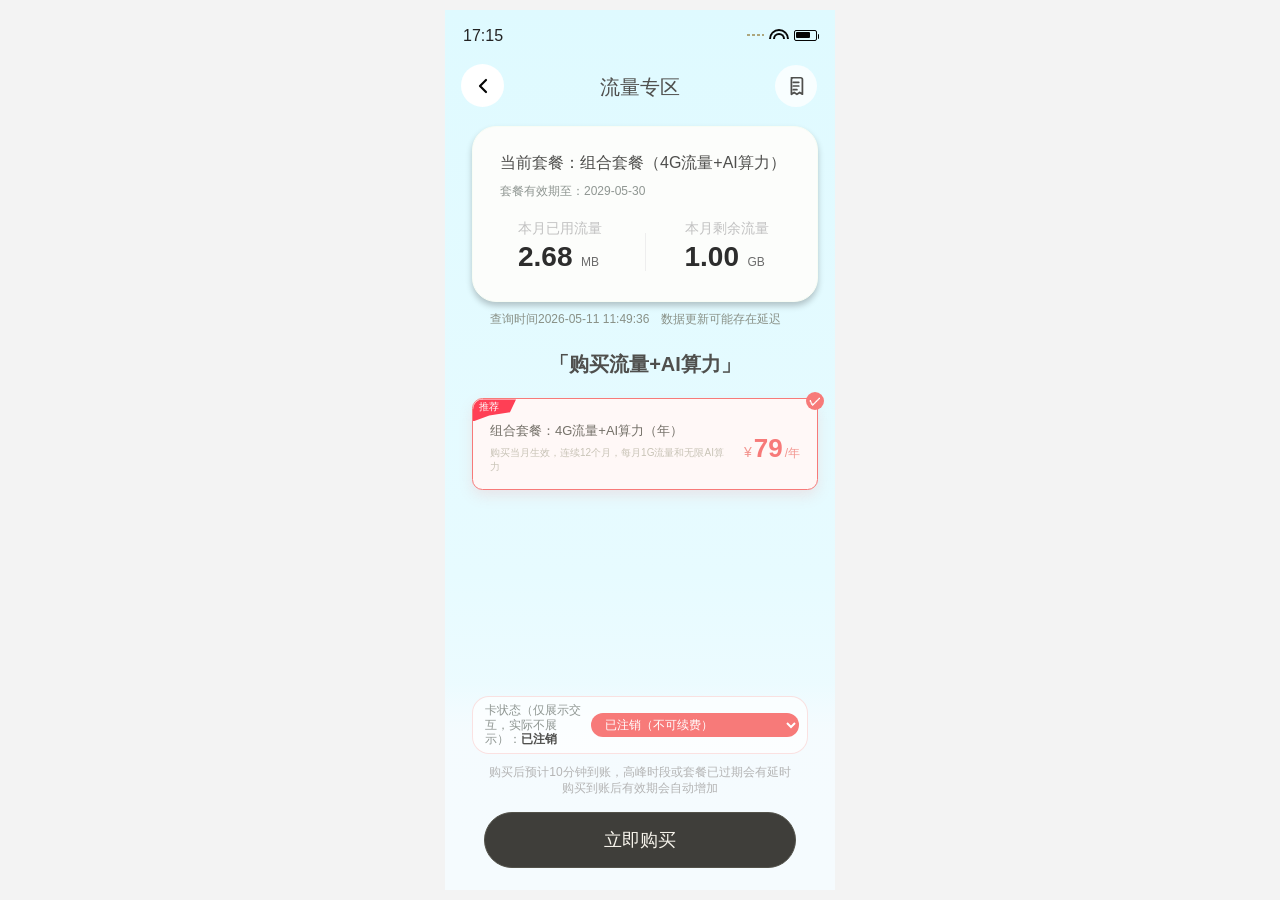
<file: index.html>
<!doctype html>
<html lang="zh-CN">
  <head>
    <meta charset="UTF-8" />
    <meta name="viewport" content="width=device-width, initial-scale=1.0" />
    <title>流量专区</title>
    <link rel="stylesheet" href="./styles.css" />
  </head>
  <body>
    <main class="phone-page" aria-label="流量专区">
      <section class="screen">
        <header class="status-bar" aria-label="状态栏">
          <time>17:15</time>
          <div class="status-icons" aria-hidden="true">
            <span class="signal"></span>
            <span class="wifi"></span>
            <span class="battery"><span></span></span>
          </div>
        </header>

        <nav class="top-nav" aria-label="页面导航">
          <button class="back-button" type="button" aria-label="返回">
            <svg viewBox="0 0 24 24" aria-hidden="true">
              <path d="M15 18l-6-6 6-6" />
            </svg>
          </button>
          <h1>流量专区</h1>
          <a class="record-link" href="./orders.html" aria-label="购买记录">
            <svg viewBox="0 0 24 24" aria-hidden="true">
              <path d="M7 3h10a2 2 0 0 1 2 2v16l-3-2-3 2-3-2-3 2V5a2 2 0 0 1 2-2z" />
              <path d="M9 8h6" />
              <path d="M9 12h6" />
              <path d="M9 16h4" />
            </svg>
          </a>
        </nav>

        <section class="usage-card" aria-labelledby="usage-title" data-card-status="已注销">
          <h2 id="usage-title">
            当前套餐：组合套餐（4G流量+AI算力）
          </h2>
          <p class="plan-validity">套餐有效期至：2029-05-30</p>

          <div class="usage-grid">
            <div class="usage-metric">
              <p>本月已用流量</p>
              <strong>2.68</strong>
              <span>MB</span>
            </div>
            <div class="divider" aria-hidden="true"></div>
            <div class="usage-metric">
              <p>本月剩余流量</p>
              <strong>1.00</strong>
              <span>GB</span>
            </div>
          </div>
        </section>

        <p class="query-time">查询时间2026-05-11 11:49:36　数据更新可能存在延迟</p>

        <section class="purchase-card" aria-labelledby="purchase-title">
          <h2 id="purchase-title">「购买流量+AI算力」</h2>

          <div class="plans" role="radiogroup" aria-label="套餐选择">
            <article
              class="plan-card plan-card-featured plan-card-selected"
              role="radio"
              aria-checked="true"
              tabindex="0"
              data-plan-name="组合套餐：4G流量+AI算力（年）"
              data-plan-amount="79.00"
              aria-label="推荐套餐，组合套餐：4G流量+AI算力（年）"
            >
              <span class="recommend-ribbon">推荐</span>
              <div class="plan-card-main">
                <h3>组合套餐：4G流量+AI算力（年）</h3>
                <p class="plan-note">购买当月生效，连续12个月，每月1G流量和无限AI算力</p>
              </div>
              <div class="price">
                <span class="currency">¥</span>
                <strong>79</strong>
                <span class="period">/年</span>
              </div>
            </article>
          </div>

          <div class="purchase-actions">
            <div
              class="prototype-status-entry"
              aria-label="卡状态（仅展示交互，实际不展示）"
            >
              <span>卡状态（仅展示交互，实际不展示）：<strong data-card-status-label>已注销</strong></span>
              <select data-card-status-select aria-label="切换卡状态">
                <option value="测试期">测试期（正常使用，可续费）</option>
                <option value="已激活">已激活（正常使用，可续费）</option>
                <option value="已停机">已停机（已过期，可续费）</option>
                <option value="已注销" selected>已注销（不可续费）</option>
                <option value="未知">未知（未获取）</option>
              </select>
            </div>
            <p class="purchase-desc purchase-desc-below">
              购买后预计10分钟到账，高峰时段或套餐已过期会有延时<br />
              购买到账后有效期会自动增加
            </p>
            <button class="buy-button" type="button">立即购买</button>
          </div>
        </section>

        <div class="payment-overlay" id="paymentOverlay" hidden>
          <div class="payment-backdrop" data-close-payment></div>
          <section
            class="payment-sheet"
            role="dialog"
            aria-modal="true"
            aria-labelledby="paymentTitle"
          >
            <button
              class="payment-close"
              type="button"
              aria-label="关闭支付弹窗"
              data-close-payment
            >
              <svg viewBox="0 0 24 24" aria-hidden="true">
                <path d="M6 6l12 12" />
                <path d="M18 6L6 18" />
              </svg>
            </button>

            <div class="payment-step payment-step-active" data-payment-step="order">
              <h2 id="paymentTitle">请选择支付方式</h2>
              <button class="payment-method-button" type="button" data-start-wechat>
                <span class="wechat-pay-label">
                  <span class="wechat-mark" aria-hidden="true">
                    <svg viewBox="0 0 24 24">
                      <path d="M5 12.2l4 4L19 6.8" />
                    </svg>
                  </span>
                  微信支付
                </span>
                <span class="payment-method-check" aria-hidden="true">✓</span>
              </button>
              <button class="payment-primary" type="button" data-start-wechat>
                确定并支付
              </button>
              <span class="payment-home-indicator" aria-hidden="true"></span>
            </div>

            <div class="payment-step" data-payment-step="wechat">
              <div class="wechat-pay-page">
                <div class="wechat-pay-nav">
                  <button
                    class="wechat-back-button"
                    type="button"
                    aria-label="返回商户端"
                    data-return-merchant
                  >
                    <svg viewBox="0 0 24 24" aria-hidden="true">
                      <path d="M15 18l-6-6 6-6" />
                    </svg>
                  </button>
                  <h2>微信支付</h2>
                </div>
                <div class="wechat-pay-body">
                  <p class="wechat-pay-merchant">购买流量+AI算力</p>
                  <p class="wechat-pay-amount">¥<span data-wechat-amount>79.00</span></p>
                  <div class="wechat-pay-detail">
                    <span>支付方式</span>
                    <strong>微信支付</strong>
                  </div>
                  <button class="wechat-confirm-button" type="button" data-confirm-wechat>
                    确认支付
                  </button>
                  <button
                    class="wechat-cancel-button"
                    type="button"
                    data-return-merchant
                  >
                    返回商户端
                  </button>
                </div>
              </div>
            </div>

            <div class="payment-step" data-payment-step="processing">
              <div class="wechat-loading" aria-hidden="true">
                <span></span>
              </div>
              <h2>支付处理中</h2>
              <p>正在向微信支付确认结果</p>
            </div>
          </section>
        </div>

        <div class="app-toast" role="status" aria-live="polite" hidden></div>
      </section>
    </main>
    <script>
      const planCards = Array.from(document.querySelectorAll(".plan-card"));
      const usageCard = document.querySelector(".usage-card");
      const cardStatusLabel = document.querySelector("[data-card-status-label]");
      const cardStatusSelect = document.querySelector("[data-card-status-select]");
      const buyButton = document.querySelector(".buy-button");
      const paymentOverlay = document.querySelector("#paymentOverlay");
      const startWechatButtons = Array.from(
        document.querySelectorAll("[data-start-wechat]"),
      );
      const confirmWechatButton = document.querySelector("[data-confirm-wechat]");
      const merchantReturnButtons = Array.from(
        document.querySelectorAll("[data-return-merchant]"),
      );
      const wechatAmount = document.querySelector("[data-wechat-amount]");
      const paymentSteps = Array.from(document.querySelectorAll(".payment-step"));
      const toast = document.querySelector(".app-toast");
      const renewableCardStatuses = new Set(["测试期", "已激活", "已停机"]);
      let selectedPlanCard =
        document.querySelector(".plan-card-selected") || planCards[0];
      let paymentTimer;
      let toastTimer;

      function selectPlan(selectedCard) {
        selectedPlanCard = selectedCard;

        planCards.forEach((card) => {
          const isSelected = card === selectedCard;

          card.classList.toggle("plan-card-selected", isSelected);
          card.setAttribute("aria-checked", String(isSelected));
          card.setAttribute("tabindex", isSelected ? "0" : "-1");
        });

        const planName =
          selectedCard.dataset.planName ||
          selectedCard.querySelector("h3")?.textContent.trim();

        if (planName) {
          buyButton.setAttribute("aria-label", `立即购买${planName}`);
        }
      }

      function showPaymentStep(stepName) {
        paymentSteps.forEach((step) => {
          step.classList.toggle(
            "payment-step-active",
            step.dataset.paymentStep === stepName,
          );
        });
      }

      function getSelectedAmount() {
        return selectedPlanCard.dataset.planAmount || "79.00";
      }

      function selectedPlanRequiresCardRenewal() {
        const planName =
          selectedPlanCard.dataset.planName ||
          selectedPlanCard.querySelector("h3")?.textContent.trim() ||
          "";

        return planName.includes("4G流量");
      }

      function getCurrentCardStatus() {
        return usageCard.dataset.cardStatus || "未知";
      }

      function getCardStatusDisplay(cardStatus) {
        const statusDisplayMap = {
          测试期: "正常使用，可续费",
          已激活: "正常使用，可续费",
          已停机: "已过期，可续费",
          已注销: "已注销，不可续费",
          未知: "未获取",
        };

        return statusDisplayMap[cardStatus] || "未获取";
      }

      function setCurrentCardStatus(cardStatus) {
        usageCard.dataset.cardStatus = cardStatus;
        cardStatusLabel.textContent = getCardStatusDisplay(cardStatus);
      }

      function validateCardStatusBeforePurchase() {
        const cardStatus = getCurrentCardStatus();

        if (renewableCardStatuses.has(cardStatus)) {
          return { canContinue: true };
        }

        if (cardStatus === "已注销") {
          return { canContinue: false, redirectUrl: "./renew-unavailable.html" };
        }

        return { canContinue: false, message: "网络异常，请重试" };
      }

      function openPaymentFlow() {
        if (selectedPlanRequiresCardRenewal()) {
          const validation = validateCardStatusBeforePurchase();

          if (!validation.canContinue) {
            if (validation.redirectUrl) {
              window.location.href = validation.redirectUrl;
              return;
            }

            showToast(validation.message);
            return;
          }
        }

        showPaymentStep("order");
        paymentOverlay.hidden = false;
        document.body.classList.add("payment-open");
      }

      function closePaymentFlow() {
        window.clearTimeout(paymentTimer);
        paymentOverlay.hidden = true;
        paymentOverlay.classList.remove("payment-overlay-full");
        document.body.classList.remove("payment-open");
        showPaymentStep("order");
      }

      function showToast(message) {
        window.clearTimeout(toastTimer);
        toast.innerHTML = message;
        toast.hidden = false;
        toast.classList.add("app-toast-visible");

        toastTimer = window.setTimeout(() => {
          toast.classList.remove("app-toast-visible");
          toast.hidden = true;
        }, 1800);
      }

      function startWechatPayment() {
        wechatAmount.textContent = getSelectedAmount();
        paymentOverlay.classList.add("payment-overlay-full");
        showPaymentStep("wechat");
      }

      function returnMerchantWithoutPaying() {
        window.clearTimeout(paymentTimer);
        window.location.href = "./payment-status.html?status=canceled";
      }

      function confirmWechatPayment() {
        showPaymentStep("processing");
        paymentTimer = window.setTimeout(() => {
          window.location.href = "./payment-status.html?status=success";
        }, 1200);
      }

      planCards.forEach((card) => {
        card.addEventListener("click", () => selectPlan(card));
        card.addEventListener("keydown", (event) => {
          if (event.key !== "Enter" && event.key !== " ") {
            return;
          }

          event.preventDefault();
          selectPlan(card);
        });
      });

      buyButton.addEventListener("click", openPaymentFlow);
      cardStatusSelect.addEventListener("change", (event) => {
        setCurrentCardStatus(event.target.value);
        showToast(`已切换为${getCardStatusDisplay(event.target.value)}`);
      });
      startWechatButtons.forEach((button) => {
        button.addEventListener("click", startWechatPayment);
      });
      confirmWechatButton.addEventListener("click", confirmWechatPayment);
      merchantReturnButtons.forEach((button) => {
        button.addEventListener("click", returnMerchantWithoutPaying);
      });
      document.querySelectorAll("[data-close-payment]").forEach((control) => {
        control.addEventListener("click", closePaymentFlow);
      });

      document.addEventListener("keydown", (event) => {
        if (event.key === "Escape" && !paymentOverlay.hidden) {
          closePaymentFlow();
        }
      });
    </script>
  </body>
</html>
</file>
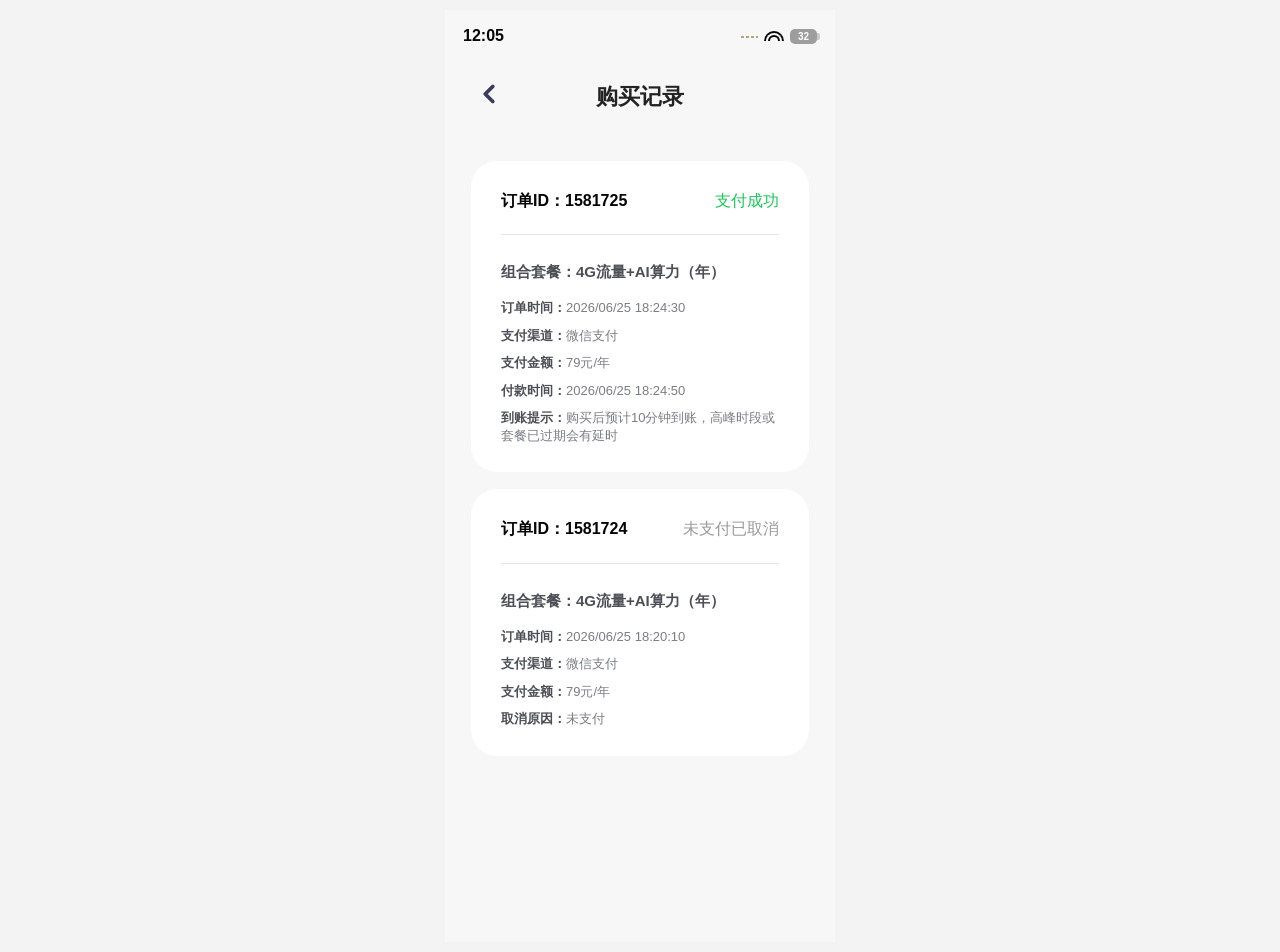
<file: orders.html>
<!doctype html>
<html lang="zh-CN">
  <head>
    <meta charset="UTF-8" />
    <meta name="viewport" content="width=device-width, initial-scale=1.0" />
    <title>购买记录</title>
    <link rel="stylesheet" href="./styles.css" />
  </head>
  <body>
    <main class="phone-page" aria-label="购买记录">
      <section class="screen orders-screen">
        <header class="status-bar order-status-bar" aria-label="状态栏">
          <time>12:05</time>
          <div class="status-icons" aria-hidden="true">
            <span class="signal"></span>
            <span class="wifi"></span>
            <span class="battery order-battery"><span>32</span></span>
          </div>
        </header>

        <nav class="top-nav order-nav" aria-label="页面导航">
          <a class="back-button order-back" href="./index.html" aria-label="返回购买页">
            <svg viewBox="0 0 24 24" aria-hidden="true">
              <path d="M15 18l-6-6 6-6" />
            </svg>
          </a>
          <h1>购买记录</h1>
        </nav>

        <section class="order-card" aria-labelledby="order-id">
          <div class="order-card-header">
            <h2 id="order-id">订单ID：1581725</h2>
            <span class="order-status-success">支付成功</span>
          </div>

          <div class="order-divider" aria-hidden="true"></div>

          <h3>组合套餐：4G流量+AI算力（年）</h3>

          <div class="order-detail-list">
            <p><span>订单时间：</span>2026/06/25 18:24:30</p>
            <p><span>支付渠道：</span>微信支付</p>
            <p><span>支付金额：</span>79元/年</p>
            <p><span>付款时间：</span>2026/06/25 18:24:50</p>
            <p><span>到账提示：</span>购买后预计10分钟到账，高峰时段或套餐已过期会有延时</p>
          </div>
        </section>

        <section class="order-card" aria-labelledby="order-id-canceled">
          <div class="order-card-header">
            <h2 id="order-id-canceled">订单ID：1581724</h2>
            <span class="order-status-canceled">未支付已取消</span>
          </div>

          <div class="order-divider" aria-hidden="true"></div>

          <h3>组合套餐：4G流量+AI算力（年）</h3>

          <div class="order-detail-list">
            <p><span>订单时间：</span>2026/06/25 18:20:10</p>
            <p><span>支付渠道：</span>微信支付</p>
            <p><span>支付金额：</span>79元/年</p>
            <p><span>取消原因：</span>未支付</p>
          </div>
        </section>
      </section>
    </main>
  </body>
</html>
</file>
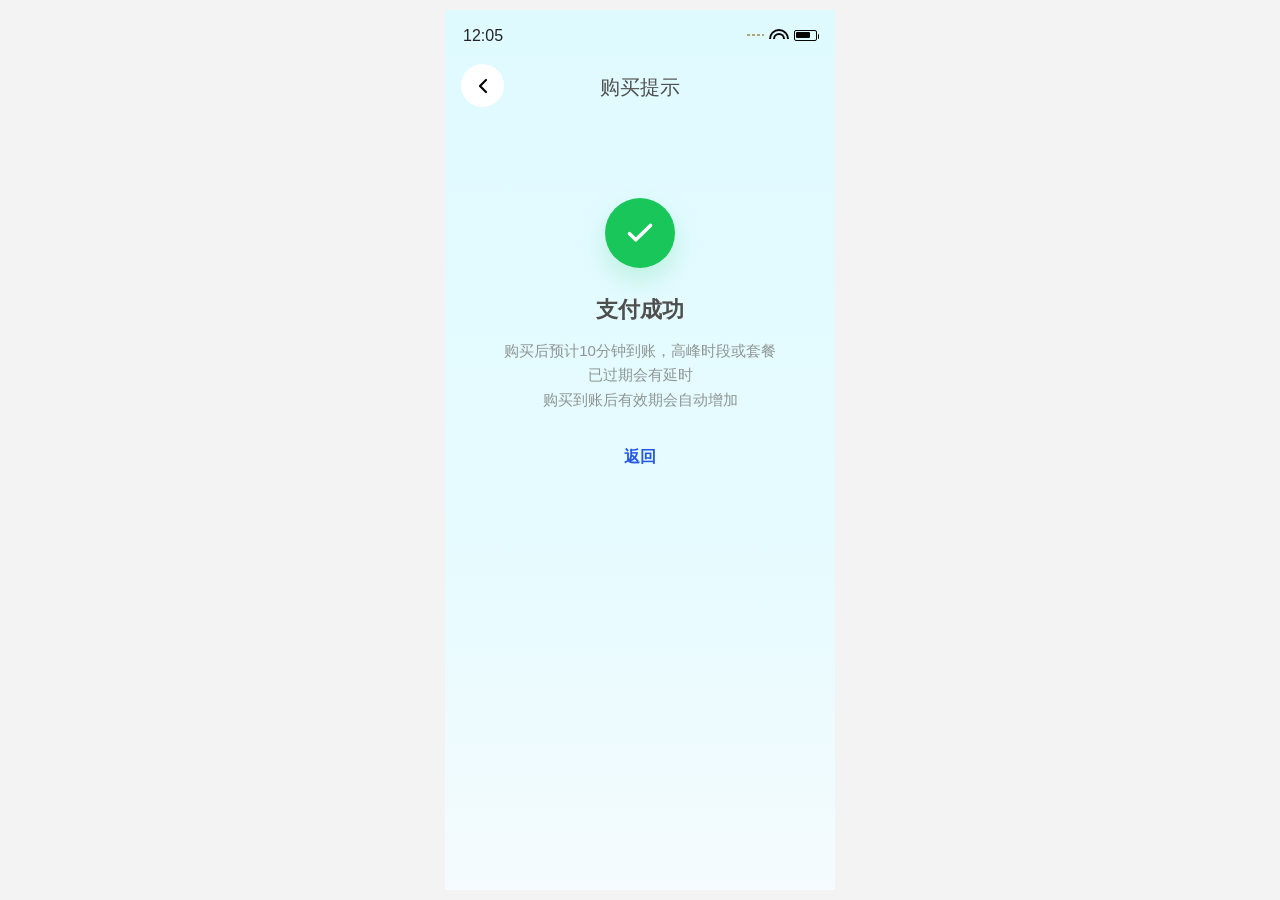
<file: payment-status.html>
<!doctype html>
<html lang="zh-CN">
  <head>
    <meta charset="UTF-8" />
    <meta name="viewport" content="width=device-width, initial-scale=1.0" />
    <title>购买提示</title>
    <link rel="stylesheet" href="./styles.css" />
  </head>
  <body>
    <main class="phone-page" aria-label="购买提示">
      <section class="screen payment-status-screen">
        <header class="status-bar" aria-label="状态栏">
          <time>12:05</time>
          <div class="status-icons" aria-hidden="true">
            <span class="signal"></span>
            <span class="wifi"></span>
            <span class="battery"><span></span></span>
          </div>
        </header>

        <nav class="top-nav" aria-label="页面导航">
          <a class="back-button" href="./index.html" aria-label="返回流量专区页面">
            <svg viewBox="0 0 24 24" aria-hidden="true">
              <path d="M15 18l-6-6 6-6" />
            </svg>
          </a>
          <h1>购买提示</h1>
        </nav>

        <section class="payment-result" aria-live="polite">
          <div class="payment-result-icon" data-result-icon aria-hidden="true">
            <svg viewBox="0 0 24 24">
              <path data-result-icon-path d="M5 12.5l4.2 4L19 7" />
            </svg>
          </div>
          <h2 data-result-title>支付成功</h2>
          <p data-result-desc>
            购买后预计10分钟到账，高峰时段或套餐已过期会有延时<br />
            购买到账后有效期会自动增加
          </p>
          <a class="payment-result-link" href="./index.html" aria-label="返回流量专区页面">
            返回
          </a>
        </section>
      </section>
    </main>

    <script>
      const status = new URLSearchParams(window.location.search).get("status");
      const isCanceled = status === "canceled";
      const resultPanel = document.querySelector(".payment-result");
      const resultIcon = document.querySelector("[data-result-icon]");
      const iconPath = document.querySelector("[data-result-icon-path]");
      const resultTitle = document.querySelector("[data-result-title]");
      const resultDesc = document.querySelector("[data-result-desc]");

      if (isCanceled) {
        document.title = "购买提示";
        resultPanel.classList.add("payment-result-canceled");
        resultIcon.classList.add("payment-result-icon-canceled");
        iconPath.setAttribute("d", "M7 7l10 10M17 7 7 17");
        resultTitle.textContent = "订单已取消";
        resultDesc.textContent = "未支付成功，订单已取消，请重新发起";
      }
    </script>
  </body>
</html>
</file>
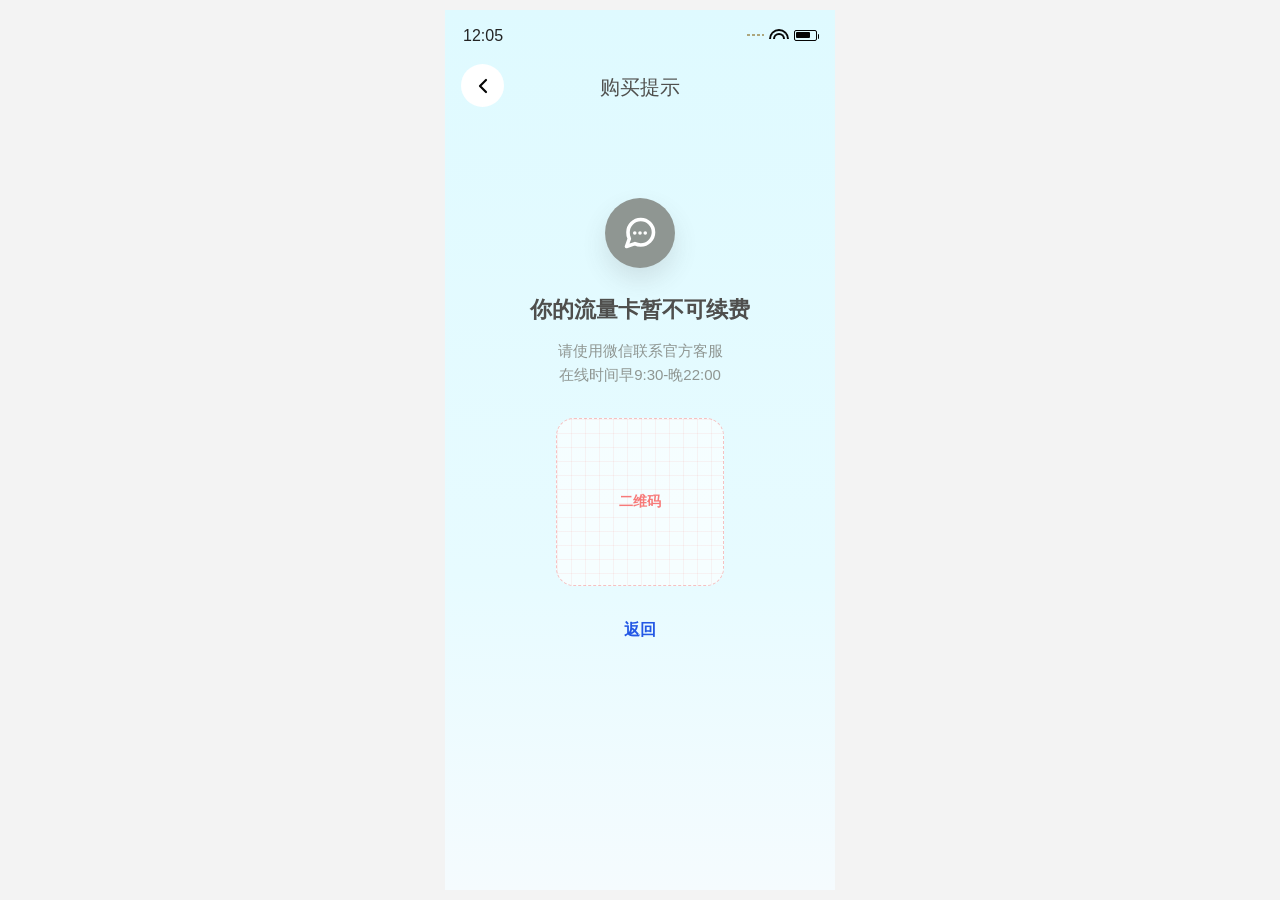
<file: renew-unavailable.html>
<!doctype html>
<html lang="zh-CN">
  <head>
    <meta charset="UTF-8" />
    <meta name="viewport" content="width=device-width, initial-scale=1.0" />
    <title>购买提示</title>
    <link rel="stylesheet" href="./styles.css" />
  </head>
  <body>
    <main class="phone-page" aria-label="购买提示">
      <section class="screen unavailable-screen">
        <header class="status-bar" aria-label="状态栏">
          <time>12:05</time>
          <div class="status-icons" aria-hidden="true">
            <span class="signal"></span>
            <span class="wifi"></span>
            <span class="battery"><span></span></span>
          </div>
        </header>

        <nav class="top-nav" aria-label="页面导航">
          <a class="back-button" href="./index.html" aria-label="返回购买页">
            <svg viewBox="0 0 24 24" aria-hidden="true">
              <path d="M15 18l-6-6 6-6" />
            </svg>
          </a>
          <h1>购买提示</h1>
        </nav>

        <section class="unavailable-content" aria-label="购买提示说明">
          <div class="payment-result-icon payment-result-icon-unavailable" aria-hidden="true">
            <svg viewBox="0 0 24 24">
              <path d="M21 11.5a8.5 8.5 0 0 1-8.5 8.5 8.6 8.6 0 0 1-3.9-.9L3 21l1.9-5.2a8.6 8.6 0 0 1-.9-4.3 8.5 8.5 0 0 1 17 0z" />
              <path d="M8.5 12h.01" />
              <path d="M12 12h.01" />
              <path d="M15.5 12h.01" />
            </svg>
          </div>
          <h2>你的流量卡暂不可续费</h2>
          <p>
            请使用微信联系官方客服<br />
            在线时间早9:30-晚22:00
          </p>
          <div class="qr-placeholder" aria-label="客服二维码占位符">
            <span>二维码</span>
          </div>
          <a class="payment-result-link" href="./index.html" aria-label="返回流量专区页面">
            返回
          </a>
        </section>
      </section>
    </main>
  </body>
</html>
</file>
<file: styles.css>
:root {
  --page-bg: #f3f3f3;
  --screen-bg: #e0faff;
  --card-bg: #fcfdfb;
  --ink: #4f4f4d;
  --muted: #b4b4b4;
  --brand-dark: #141414;
  --accent: #f77a79;
  --link: #2458e5;
  --button: #3f3e3a;
  --button-border: #53524a;
  font-family:
    Inter, "PingFang SC", "Helvetica Neue", Arial, "Microsoft YaHei", sans-serif;
}

* {
  box-sizing: border-box;
}

body {
  margin: 0;
  min-height: 100vh;
  background: var(--page-bg);
  color: var(--ink);
}

body.payment-open {
  overflow: hidden;
}

button,
input {
  font: inherit;
}

.phone-page {
  min-height: 100vh;
  display: flex;
  justify-content: center;
  padding: 10px;
}

.screen {
  width: min(100%, 390px);
  min-height: 844px;
  background: linear-gradient(180deg, #dffaff 0%, #e7fbff 64%, #f5fbfe 100%);
  overflow: hidden;
  position: relative;
  padding-bottom: 128px;
}

.status-bar {
  height: 42px;
  padding: 18px 18px 0;
  display: flex;
  align-items: flex-start;
  justify-content: space-between;
  color: #242424;
  font-size: 16px;
  line-height: 1;
}

.status-icons {
  display: flex;
  align-items: center;
  gap: 7px;
  padding-top: 1px;
}

.signal {
  width: 18px;
  height: 4px;
  background:
    radial-gradient(circle, #ada77e 1.4px, transparent 1.5px) 0 0 / 5px 4px
    repeat-x;
}

.wifi {
  width: 16px;
  height: 12px;
  position: relative;
}

.wifi::before,
.wifi::after {
  content: "";
  position: absolute;
  left: 50%;
  border: 2px solid #050505;
  border-bottom: 0;
  border-radius: 14px 14px 0 0;
  transform: translateX(-50%);
}

.wifi::before {
  top: 0;
  width: 16px;
  height: 8px;
}

.wifi::after {
  top: 4px;
  width: 8px;
  height: 4px;
}

.battery {
  width: 23px;
  height: 11px;
  border: 1.4px solid #050505;
  border-radius: 2px;
  padding: 1.4px;
  position: relative;
}

.battery::after {
  content: "";
  position: absolute;
  right: -3px;
  top: 3px;
  width: 1.5px;
  height: 5px;
  background: #050505;
  border-radius: 0 2px 2px 0;
}

.battery span {
  display: block;
  width: 14px;
  height: 100%;
  background: #050505;
  border-radius: 1px;
}

.top-nav {
  height: 74px;
  position: relative;
  display: flex;
  align-items: flex-start;
  justify-content: center;
  padding-top: 25px;
}

.top-nav h1 {
  margin: 0;
  font-size: 20px;
  font-weight: 400;
  line-height: 1;
  color: #4f4f4d;
}

.back-button {
  position: absolute;
  left: 16px;
  top: 12px;
  width: 43px;
  height: 43px;
  border: 0;
  border-radius: 50%;
  background: #fff;
  display: grid;
  place-items: center;
  color: #050505;
  cursor: pointer;
  text-decoration: none;
}

.back-button svg {
  width: 24px;
  height: 24px;
  stroke: currentColor;
  stroke-width: 2.2;
  stroke-linecap: round;
  stroke-linejoin: round;
  fill: none;
}

.record-link {
  position: absolute;
  right: 18px;
  top: 13px;
  width: 42px;
  height: 42px;
  border-radius: 50%;
  display: grid;
  place-items: center;
  color: #4f4f4d;
  background: rgba(255, 255, 255, 0.78);
  text-decoration: none;
}

.record-link svg {
  width: 22px;
  height: 22px;
  fill: none;
  stroke: currentColor;
  stroke-width: 1.9;
  stroke-linecap: round;
  stroke-linejoin: round;
}

.usage-card {
  margin-inline: 27px 17px;
  background: var(--card-bg);
  border: 1px solid #f8fdf5;
  border-radius: 24px;
}

.usage-card {
  min-height: 176px;
  padding: 25px 27px 26px;
  box-shadow: 0 4px 6px rgba(0, 0, 0, 0.22);
}

.usage-card h2,
.purchase-card h2 {
  margin: 0;
  font-weight: 500;
  color: var(--ink);
}

.usage-card h2 {
  display: flex;
  align-items: center;
  gap: 6px;
  font-size: 16px;
  line-height: 1.35;
}

.plan-validity {
  margin: 10px 0 0;
  color: #8f9692;
  font-size: 12px;
  line-height: 1.2;
}

.info-icon {
  width: 12px;
  height: 12px;
  display: inline-grid;
  place-items: center;
  border: 1.4px solid #0f0f0f;
  border-radius: 50%;
  color: #0f0f0f;
  font-size: 8px;
  line-height: 1;
  font-weight: 600;
}

.usage-grid {
  margin-top: 22px;
  display: grid;
  grid-template-columns: 1fr 1px 1fr;
  align-items: end;
}

.usage-metric {
  padding-left: 18px;
}

.usage-metric:last-child {
  padding-left: 39px;
}

.usage-metric p {
  margin: 0 0 7px;
  color: #c1c1c1;
  font-size: 14px;
  line-height: 1.15;
}

.usage-metric strong {
  color: #2d2d2d;
  font-size: 28px;
  line-height: 1;
  letter-spacing: 0;
}

.usage-metric span {
  margin-left: 4px;
  color: #6b6b6b;
  font-size: 12px;
}

.divider {
  width: 1px;
  height: 38px;
  background: #eeeeee;
  align-self: end;
}

.query-time {
  margin: 10px 45px 14px;
  color: rgba(132, 138, 128, 0.95);
  font-size: 12px;
  line-height: 1.2;
  white-space: nowrap;
}

.prototype-status-entry {
  margin: 0 0 10px;
  min-height: 34px;
  padding: 6px 8px 6px 12px;
  border: 1px solid rgba(247, 122, 121, 0.22);
  border-radius: 17px;
  background: rgba(255, 255, 255, 0.66);
  display: flex;
  align-items: center;
  justify-content: space-between;
  gap: 10px;
  color: #8f9692;
  font-size: 12px;
  line-height: 1.2;
}

.prototype-status-entry strong {
  color: #4f4f4d;
  font-weight: 600;
}

.prototype-status-entry select {
  flex: 0 0 auto;
  height: 24px;
  padding: 0 22px 0 10px;
  border: 0;
  border-radius: 12px;
  background: #f77a79;
  color: #fff;
  font-size: 12px;
  cursor: pointer;
  outline: none;
}

.purchase-card {
  margin: 26px 17px 0 27px;
  padding: 0;
}

.purchase-card h2 {
  font-size: 20px;
  line-height: 1.2;
  font-weight: 700;
  text-align: center;
}

.purchase-desc {
  margin: 0;
  color: var(--muted);
  font-size: 12px;
  line-height: 1.35;
  text-align: center;
}

.purchase-desc-below {
  margin: 0;
}

.plans {
  margin-top: 22px;
  display: grid;
  grid-template-columns: 1fr;
  gap: 10px;
  justify-content: center;
}

.plan-card {
  min-height: 92px;
  border: 1px solid #f1ebe5;
  border-radius: 10.5px;
  background: #fff;
  position: relative;
  display: flex;
  flex-direction: row;
  align-items: center;
  justify-content: space-between;
  gap: 12px;
  text-align: left;
  padding: 18px 17px 14px;
  overflow: visible;
  cursor: pointer;
  transition:
    background-color 0.16s ease,
    border-color 0.16s ease,
    box-shadow 0.16s ease;
}

.plan-card:focus-visible {
  outline: 2px solid rgba(247, 122, 121, 0.72);
  outline-offset: 3px;
}

.plan-card h3 {
  margin: 0;
  color: #747068;
  font-size: 13px;
  line-height: 17px;
  font-weight: 500;
}

.plan-card-featured {
  padding-top: 22px;
}

.plan-card-selected {
  background: #fff8f7;
  border-color: #f77a79;
  box-shadow: 0 6px 14px rgba(247, 122, 121, 0.16);
}

.plan-card-selected::after {
  content: "✓";
  position: absolute;
  right: -7px;
  top: -7px;
  width: 18px;
  height: 18px;
  display: grid;
  place-items: center;
  border-radius: 50%;
  background: #f77a79;
  color: #fff;
  font-size: 12px;
  font-weight: 700;
  line-height: 1;
}

.plan-card-main {
  min-width: 0;
}

.recommend-ribbon {
  position: absolute;
  left: 0;
  top: 0;
  min-width: 43px;
  height: 22px;
  padding: 3px 8px 0 6px;
  background: #ff3f55;
  color: #fff;
  font-size: 10px;
  line-height: 1;
  text-align: left;
  border-top-left-radius: 10.5px;
  clip-path: polygon(0 0, 100% 0, 86% 59%, 38% 73%, 0 100%);
}

.price {
  flex: 0 0 auto;
  margin-top: 0;
  display: flex;
  align-items: baseline;
  justify-content: center;
  gap: 2px;
  color: var(--accent);
}

.price .currency {
  font-size: 14px;
  font-weight: 500;
  color: #f3958f;
}

.price strong {
  font-size: 26px;
  line-height: 1;
}

.period {
  color: #f3958f;
  font-size: 12px;
  font-weight: 500;
}

.plan-note {
  margin: 7px 0 0;
  color: #c8c3b6;
  font-size: 10px;
  line-height: 14px;
}

.purchase-actions {
  position: absolute;
  left: 0;
  right: 0;
  bottom: 0;
  padding: 12px 27px 22px;
  background: linear-gradient(
    180deg,
    rgba(245, 251, 254, 0) 0%,
    rgba(245, 251, 254, 0.96) 24%,
    #f5fbfe 100%
  );
  z-index: 5;
}

.buy-button {
  display: block;
  width: 312px;
  height: 56px;
  margin: 16px auto 0;
  border: 1px solid var(--button-border);
  border-radius: 28px;
  background: var(--button);
  color: #f6f3eb;
  font-size: 18px;
  line-height: 1;
  cursor: pointer;
}

.payment-overlay {
  position: absolute;
  inset: 0;
  z-index: 20;
  display: flex;
  align-items: flex-end;
}

.app-toast {
  position: absolute;
  left: 50%;
  top: 50%;
  z-index: 30;
  max-width: calc(100% - 54px);
  min-width: 180px;
  padding: 15px 20px;
  border-radius: 14px;
  background: rgba(35, 35, 35, 0.9);
  color: #fff;
  font-size: 14px;
  line-height: 1.45;
  text-align: center;
  transform: translate(-50%, -50%) scale(0.96);
  opacity: 0;
  pointer-events: none;
  transition:
    opacity 0.16s ease,
    transform 0.16s ease;
}

.app-toast[hidden] {
  display: none;
}

.app-toast-visible {
  opacity: 1;
  transform: translate(-50%, -50%) scale(1);
}

.payment-overlay[hidden] {
  display: none;
}

.payment-overlay-full {
  align-items: stretch;
}

.payment-backdrop {
  position: absolute;
  inset: 0;
  background: rgba(0, 0, 0, 0.42);
}

.payment-overlay-full .payment-backdrop {
  background: #f7f7f7;
}

.payment-sheet {
  position: relative;
  width: 100%;
  min-height: 360px;
  padding: 34px 20px 20px;
  border-radius: 26px 26px 0 0;
  background: #fff;
  box-shadow: 0 -10px 26px rgba(0, 0, 0, 0.16);
  animation: payment-sheet-in 0.18s ease-out;
}

.payment-overlay-full .payment-sheet {
  min-height: 100%;
  padding: 0;
  border-radius: 0;
  background: #f7f7f7;
  box-shadow: none;
  animation: none;
}

.payment-overlay-full .payment-close {
  display: none;
}

.payment-close {
  position: absolute;
  right: 22px;
  top: 31px;
  width: 32px;
  height: 32px;
  border: 0;
  border-radius: 0;
  background: transparent;
  color: #8b8b8b;
  display: grid;
  place-items: center;
  cursor: pointer;
}

.payment-close svg {
  width: 17px;
  height: 17px;
  fill: none;
  stroke: currentColor;
  stroke-width: 2.2;
  stroke-linecap: round;
}

.payment-step {
  display: none;
}

.payment-step-active {
  display: block;
}

.payment-step h2 {
  margin: 0;
  color: #6f7280;
  font-size: 18px;
  line-height: 1.25;
  font-weight: 500;
  text-align: left;
}

.wechat-pay-label {
  display: inline-flex;
  align-items: center;
  gap: 12px;
}

.wechat-mark {
  width: 44px;
  height: 44px;
  border-radius: 9px;
  display: inline-grid;
  place-items: center;
  background: #39d38b;
  color: #fff;
}

.wechat-mark svg {
  width: 28px;
  height: 28px;
  fill: none;
  stroke: currentColor;
  stroke-width: 3.2;
  stroke-linecap: round;
  stroke-linejoin: round;
}

.payment-method-button {
  width: 100%;
  min-height: 98px;
  margin-top: 34px;
  padding: 22px 25px 22px 28px;
  border: 0;
  border-radius: 19px;
  background: #f6f7fa;
  color: #414141;
  display: flex;
  align-items: center;
  justify-content: space-between;
  font-size: 18px;
  font-weight: 700;
  cursor: pointer;
}

.payment-method-check {
  width: 28px;
  height: 28px;
  border-radius: 50%;
  display: inline-grid;
  place-items: center;
  background: #3b8cff;
  color: #fff;
  font-size: 19px;
  font-weight: 800;
}

.payment-primary,
.payment-secondary,
.payment-record-button {
  width: 100%;
  height: 66px;
  border-radius: 17px;
  font-size: 20px;
  font-weight: 700;
  cursor: pointer;
}

.payment-primary {
  margin-top: 44px;
  border: 0;
  background: #398dff;
  color: #fff;
}

.payment-secondary {
  border: 1px solid #dedede;
  background: #fff;
  color: #555;
}

.payment-record-button {
  display: grid;
  place-items: center;
  text-decoration: none;
  border: 0;
  background: var(--button);
  color: #fff;
}

.payment-home-indicator {
  width: 154px;
  height: 5px;
  margin: 46px auto 0;
  border-radius: 999px;
  display: block;
  background: #171717;
}

.wechat-pay-page {
  min-height: 844px;
  background: #f7f7f7;
}

.wechat-pay-nav {
  height: 92px;
  padding-top: 48px;
  position: relative;
  display: flex;
  align-items: flex-start;
  justify-content: center;
  color: #121212;
}

.wechat-pay-nav h2 {
  margin: 0;
  color: #121212 !important;
  font-size: 18px !important;
  line-height: 1.2;
  font-weight: 600 !important;
  text-align: center !important;
}

.wechat-back-button {
  position: absolute;
  left: 18px;
  top: 38px;
  width: 40px;
  height: 40px;
  border: 0;
  background: transparent;
  color: #111;
  display: grid;
  place-items: center;
  cursor: pointer;
}

.wechat-back-button svg {
  width: 28px;
  height: 28px;
  fill: none;
  stroke: currentColor;
  stroke-width: 2.5;
  stroke-linecap: round;
  stroke-linejoin: round;
}

.wechat-pay-body {
  margin: 18px 20px 0;
  padding: 34px 24px 28px;
  border-radius: 18px;
  background: #fff;
  text-align: center;
}

.wechat-pay-merchant {
  margin: 0;
  color: #5b5b5b;
  font-size: 15px;
  line-height: 1.2;
}

.wechat-pay-amount {
  margin: 18px 0 30px;
  color: #111;
  font-size: 42px;
  line-height: 1;
  font-weight: 700;
  letter-spacing: 0;
}

.wechat-pay-detail {
  height: 54px;
  border-top: 1px solid #f0f0f0;
  border-bottom: 1px solid #f0f0f0;
  display: flex;
  align-items: center;
  justify-content: space-between;
  gap: 16px;
  color: #7b7b7b;
  font-size: 14px;
}

.wechat-pay-detail strong {
  color: #232323;
  font-size: 14px;
  font-weight: 600;
}

.wechat-confirm-button {
  width: 100%;
  height: 50px;
  margin-top: 30px;
  border: 0;
  border-radius: 8px;
  background: #07c160;
  color: #fff;
  font-size: 17px;
  font-weight: 700;
  cursor: pointer;
}

.wechat-cancel-button {
  height: 44px;
  margin-top: 14px;
  border: 0;
  background: transparent;
  color: #676767;
  font-size: 15px;
  cursor: pointer;
}

.wechat-loading {
  width: 66px;
  height: 66px;
  margin: 46px auto 22px;
  border-radius: 50%;
  background: #1aad19;
  display: grid;
  place-items: center;
}

.wechat-loading span {
  width: 28px;
  height: 28px;
  border: 3px solid rgba(255, 255, 255, 0.42);
  border-top-color: #fff;
  border-radius: 50%;
  animation: payment-spin 0.82s linear infinite;
}

.payment-step[data-payment-step="wechat"] p,
.payment-step[data-payment-step="processing"] p {
  margin: 12px 0 0;
  color: #8a8a8a;
  font-size: 13px;
  line-height: 1.55;
  text-align: center;
}

.payment-step[data-payment-step="wechat"] h2,
.payment-step[data-payment-step="processing"] h2 {
  color: #242424;
  font-size: 20px;
  font-weight: 700;
  text-align: center;
}

.payment-overlay-full .payment-step[data-payment-step="processing"].payment-step-active {
  min-height: 844px;
  padding: 174px 28px 0;
  background: #fff;
}

.payment-overlay-full .payment-step[data-payment-step="processing"] .wechat-loading {
  margin-top: 0;
}

@keyframes payment-sheet-in {
  from {
    transform: translateY(24px);
    opacity: 0.7;
  }

  to {
    transform: translateY(0);
    opacity: 1;
  }
}

@keyframes payment-spin {
  to {
    transform: rotate(360deg);
  }
}

.orders-screen {
  min-height: 932px;
  background: #f7f7f7;
}

.order-status-bar {
  color: #050505;
  font-weight: 700;
}

.order-status-bar .status-icons {
  gap: 8px;
}

.order-battery {
  width: 27px;
  height: 15px;
  padding: 0;
  border: 0;
  border-radius: 5px;
  background: #9d9d9d;
  color: #fff;
  display: grid;
  place-items: center;
  font-size: 10px;
  font-weight: 700;
  line-height: 1;
}

.order-battery::after {
  right: -3px;
  top: 4px;
  width: 3px;
  height: 7px;
  background: #c9c9c9;
}

.order-battery span {
  width: auto;
  height: auto;
  background: transparent;
  border-radius: 0;
}

.order-nav {
  height: 92px;
  padding-top: 34px;
}

.order-nav h1 {
  font-size: 22px;
  font-weight: 700;
  color: #232323;
}

.order-back {
  left: 22px;
  top: 20px;
  width: 44px;
  height: 44px;
  background: transparent;
  color: #3a3b5e;
}

.order-back svg {
  width: 30px;
  height: 30px;
  stroke-width: 3;
}

.order-card {
  margin: 17px 26px 0;
  background: #fff;
  border-radius: 26px;
  padding: 30px 30px 28px;
}

.order-card-header {
  display: flex;
  align-items: center;
  justify-content: space-between;
  gap: 16px;
}

.order-card-header h2 {
  margin: 0;
  color: #050505;
  font-size: 16px;
  line-height: 1.2;
  font-weight: 700;
  white-space: nowrap;
}

.order-card-header span {
  color: #19c65a;
  font-size: 16px;
  line-height: 1.2;
  white-space: nowrap;
}

.order-card-header .order-status-canceled {
  color: #9a9a9a;
}

.order-card-header .order-status-success {
  color: #19c65a;
}

.order-divider {
  height: 1px;
  margin: 24px 0 28px;
  background: #e5e5e5;
}

.order-card h3 {
  margin: 0 0 18px;
  color: #4d4f56;
  font-size: 15px;
  line-height: 1.2;
  font-weight: 700;
}

.order-detail-list {
  display: grid;
  gap: 10px;
}

.order-detail-list p {
  margin: 0;
  color: #7b7d84;
  font-size: 13px;
  line-height: 1.35;
  font-weight: 500;
}

.unavailable-screen {
  min-height: 844px;
  padding-bottom: 48px;
}

.unavailable-content,
.payment-result {
  margin: 72px 34px 0;
  padding: 0 24px;
  display: flex;
  flex-direction: column;
  align-items: center;
  text-align: center;
}

.unavailable-content h2,
.payment-result h2 {
  margin: 0;
  color: var(--ink);
  font-size: 22px;
  line-height: 1.3;
  font-weight: 700;
}

.unavailable-content p,
.payment-result p {
  margin: 14px 0 0;
  max-width: 284px;
  color: #8f9692;
  font-size: 15px;
  line-height: 1.65;
  font-weight: 400;
}

.qr-placeholder {
  width: 168px;
  height: 168px;
  margin-top: 30px;
  border-radius: 18px;
  border: 1.5px dashed rgba(247, 122, 121, 0.46);
  background:
    linear-gradient(90deg, rgba(247, 122, 121, 0.09) 1px, transparent 1px) 0
      0 / 14px 14px,
    linear-gradient(rgba(247, 122, 121, 0.09) 1px, transparent 1px) 0 0 /
      14px 14px,
    rgba(255, 255, 255, 0.62);
  display: grid;
  place-items: center;
  color: #f77a79;
  font-size: 14px;
  font-weight: 600;
}

.payment-status-screen {
  min-height: 844px;
  padding-bottom: 48px;
}

.payment-result-icon {
  width: 70px;
  height: 70px;
  margin-bottom: 28px;
  border-radius: 50%;
  display: grid;
  place-items: center;
  color: #fff;
  background: #19c65a;
  box-shadow: 0 12px 24px rgba(25, 198, 90, 0.18);
}

.payment-result-icon-canceled {
  background: #f77a79;
  box-shadow: 0 12px 24px rgba(247, 122, 121, 0.18);
}

.payment-result-icon-unavailable {
  background: #8f9692;
  box-shadow: 0 12px 24px rgba(79, 79, 77, 0.14);
}

.payment-result-icon svg {
  width: 36px;
  height: 36px;
  fill: none;
  stroke: currentColor;
  stroke-width: 2.4;
  stroke-linecap: round;
  stroke-linejoin: round;
}

.payment-result-link {
  margin-top: 34px;
  color: #2458e5;
  font-size: 16px;
  line-height: 1.2;
  font-weight: 700;
  text-decoration: none;
}

.order-detail-list span {
  color: #4d4f56;
  font-weight: 700;
}

@media (max-width: 420px) {
  .phone-page {
    padding: 0;
  }

  .screen {
    width: min(100vw, 390px);
    min-height: 844px;
  }

  .usage-card {
    margin-inline: 6.7vw 4.2vw;
  }

  .purchase-card {
    margin-inline: 6.7vw 4.2vw;
  }

  .plans {
    grid-template-columns: 1fr;
    gap: 10px;
  }

  .buy-button {
    width: min(312px, 100%);
  }

  .order-card {
    margin-inline: 6.5vw;
    padding-inline: 9.5vw;
  }
}
</file>
